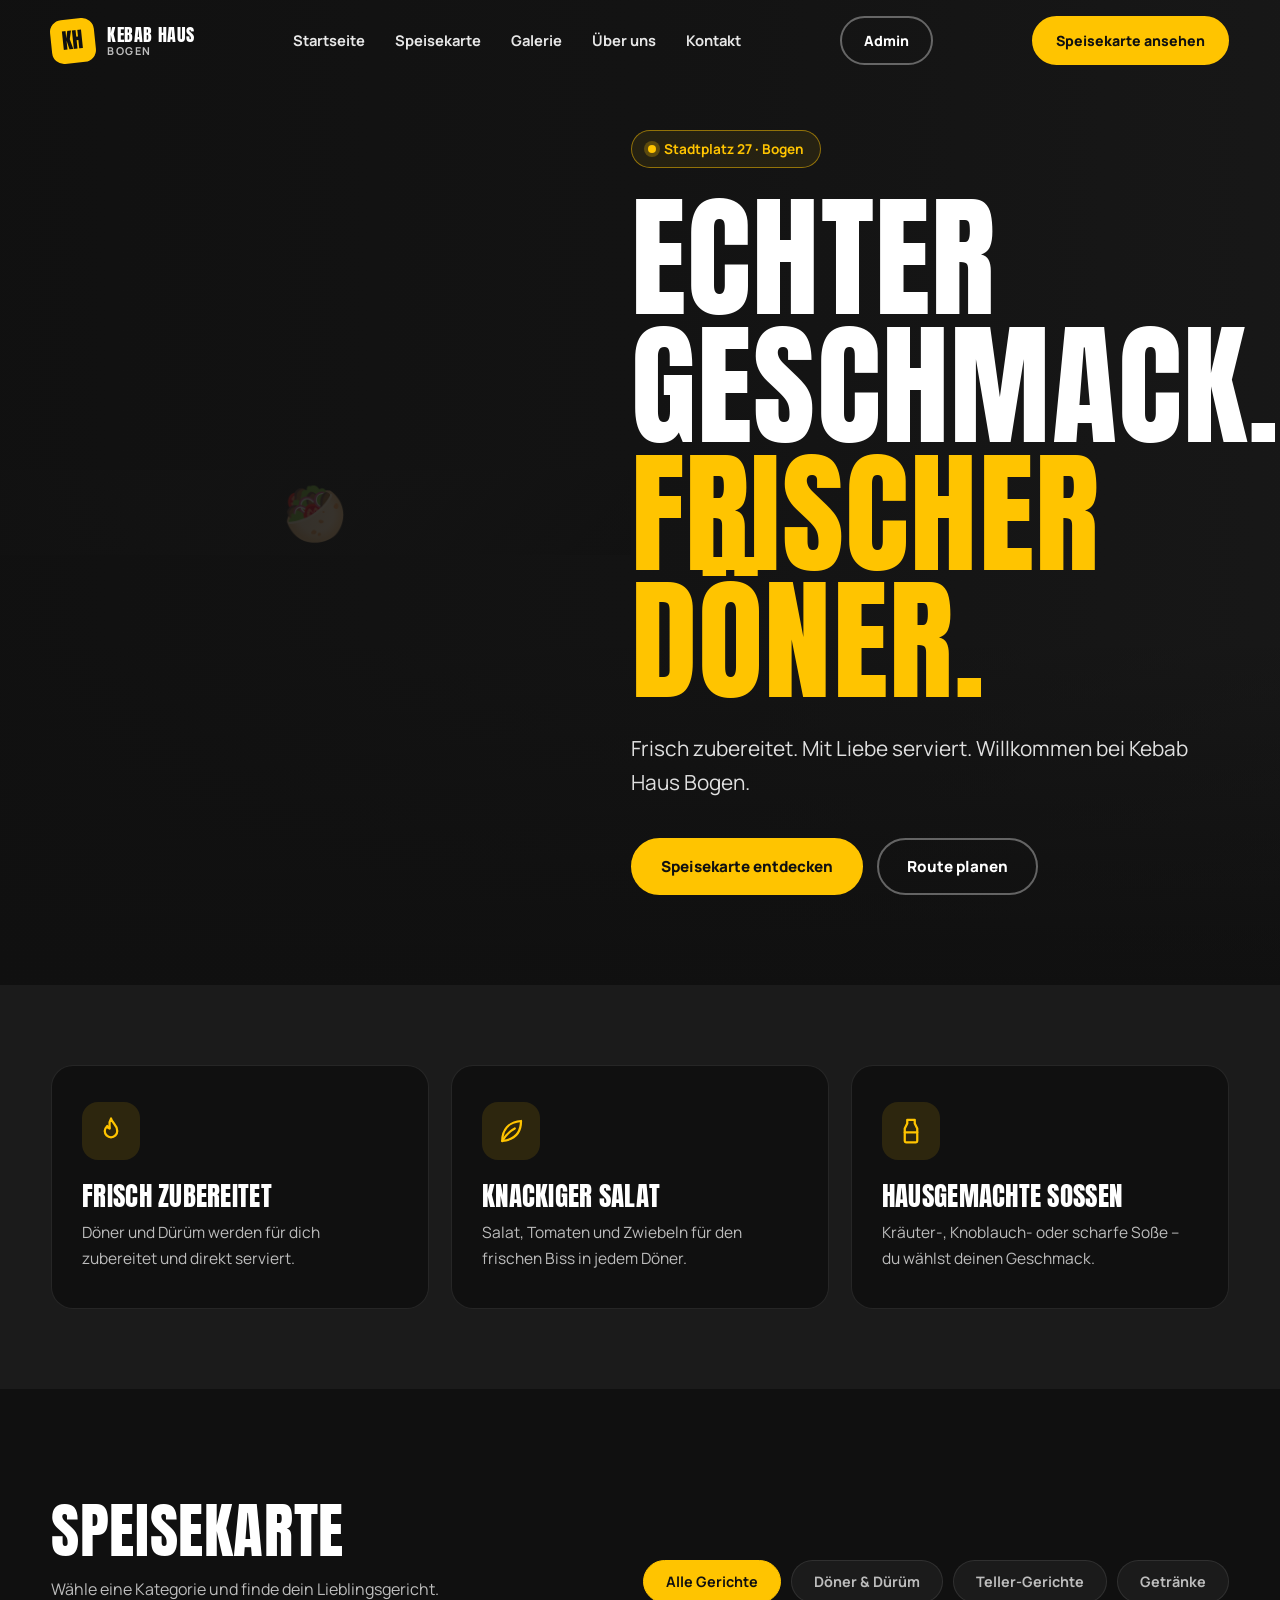
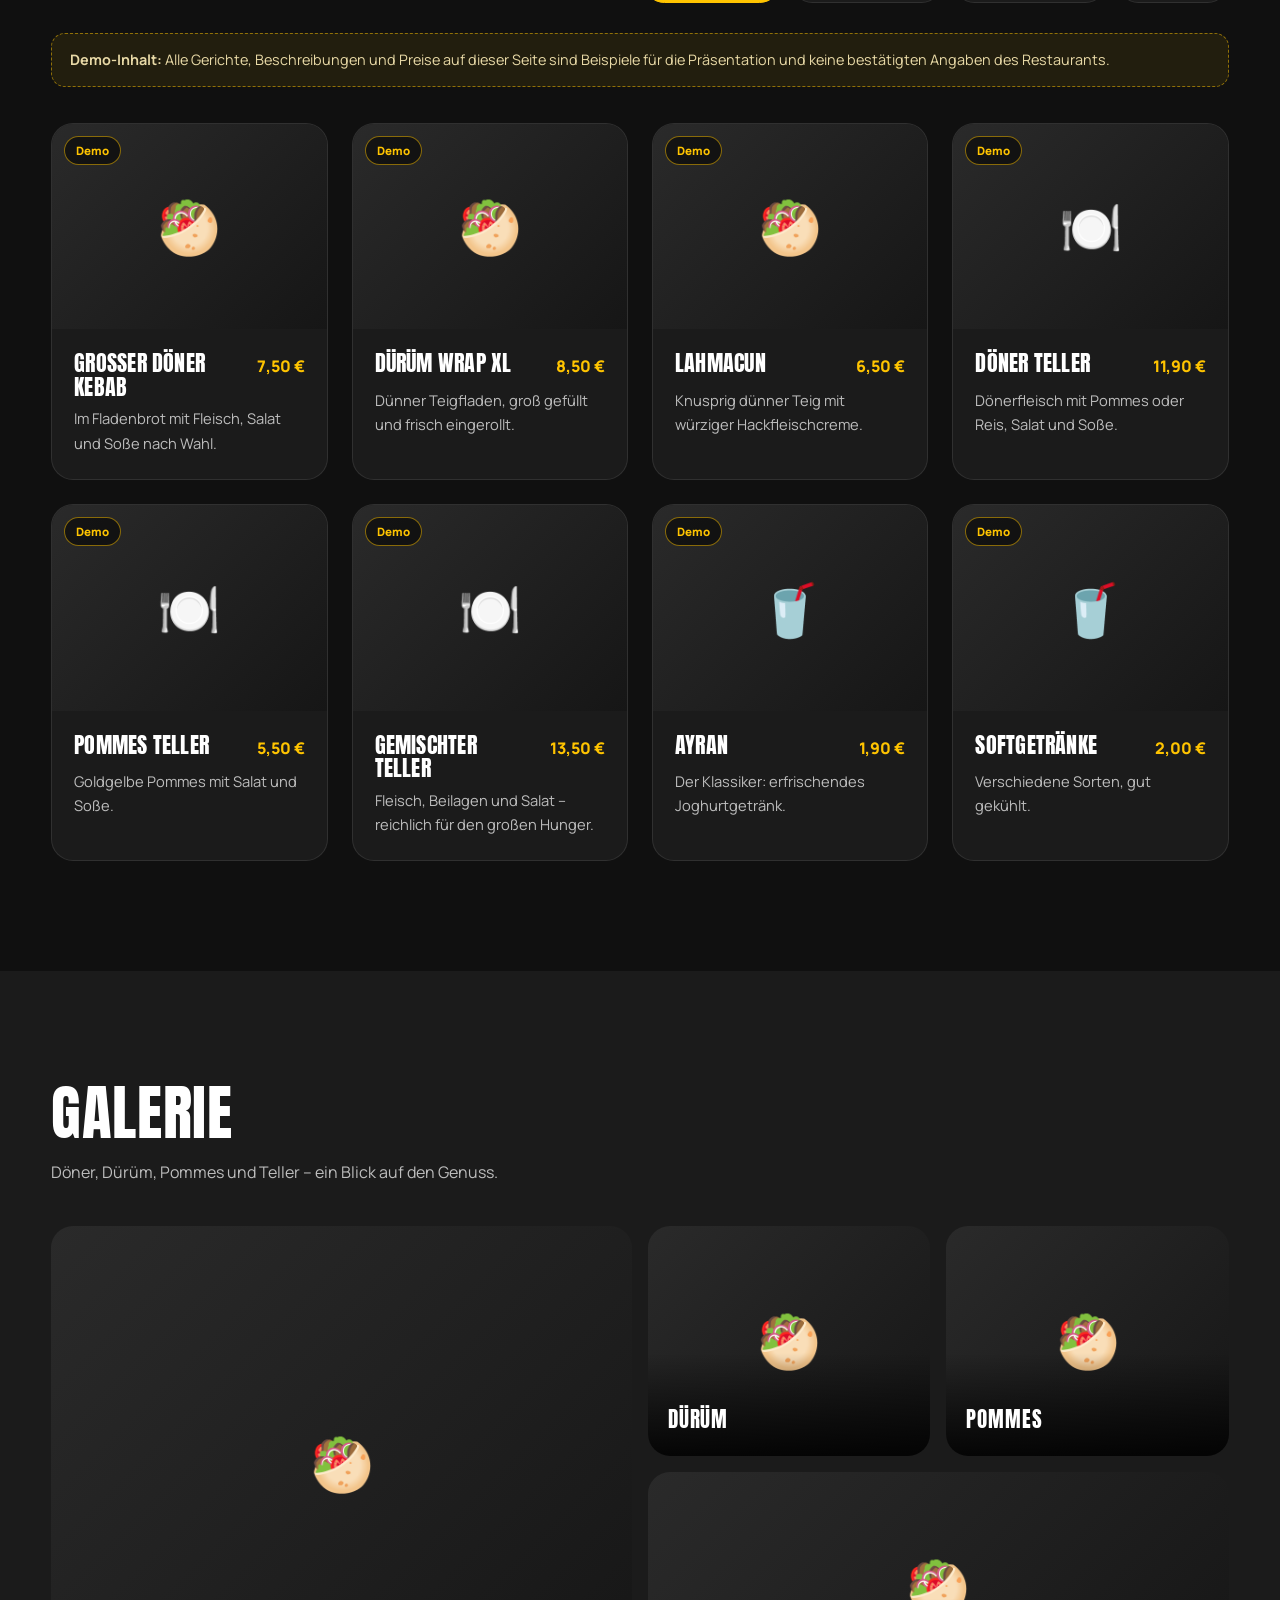
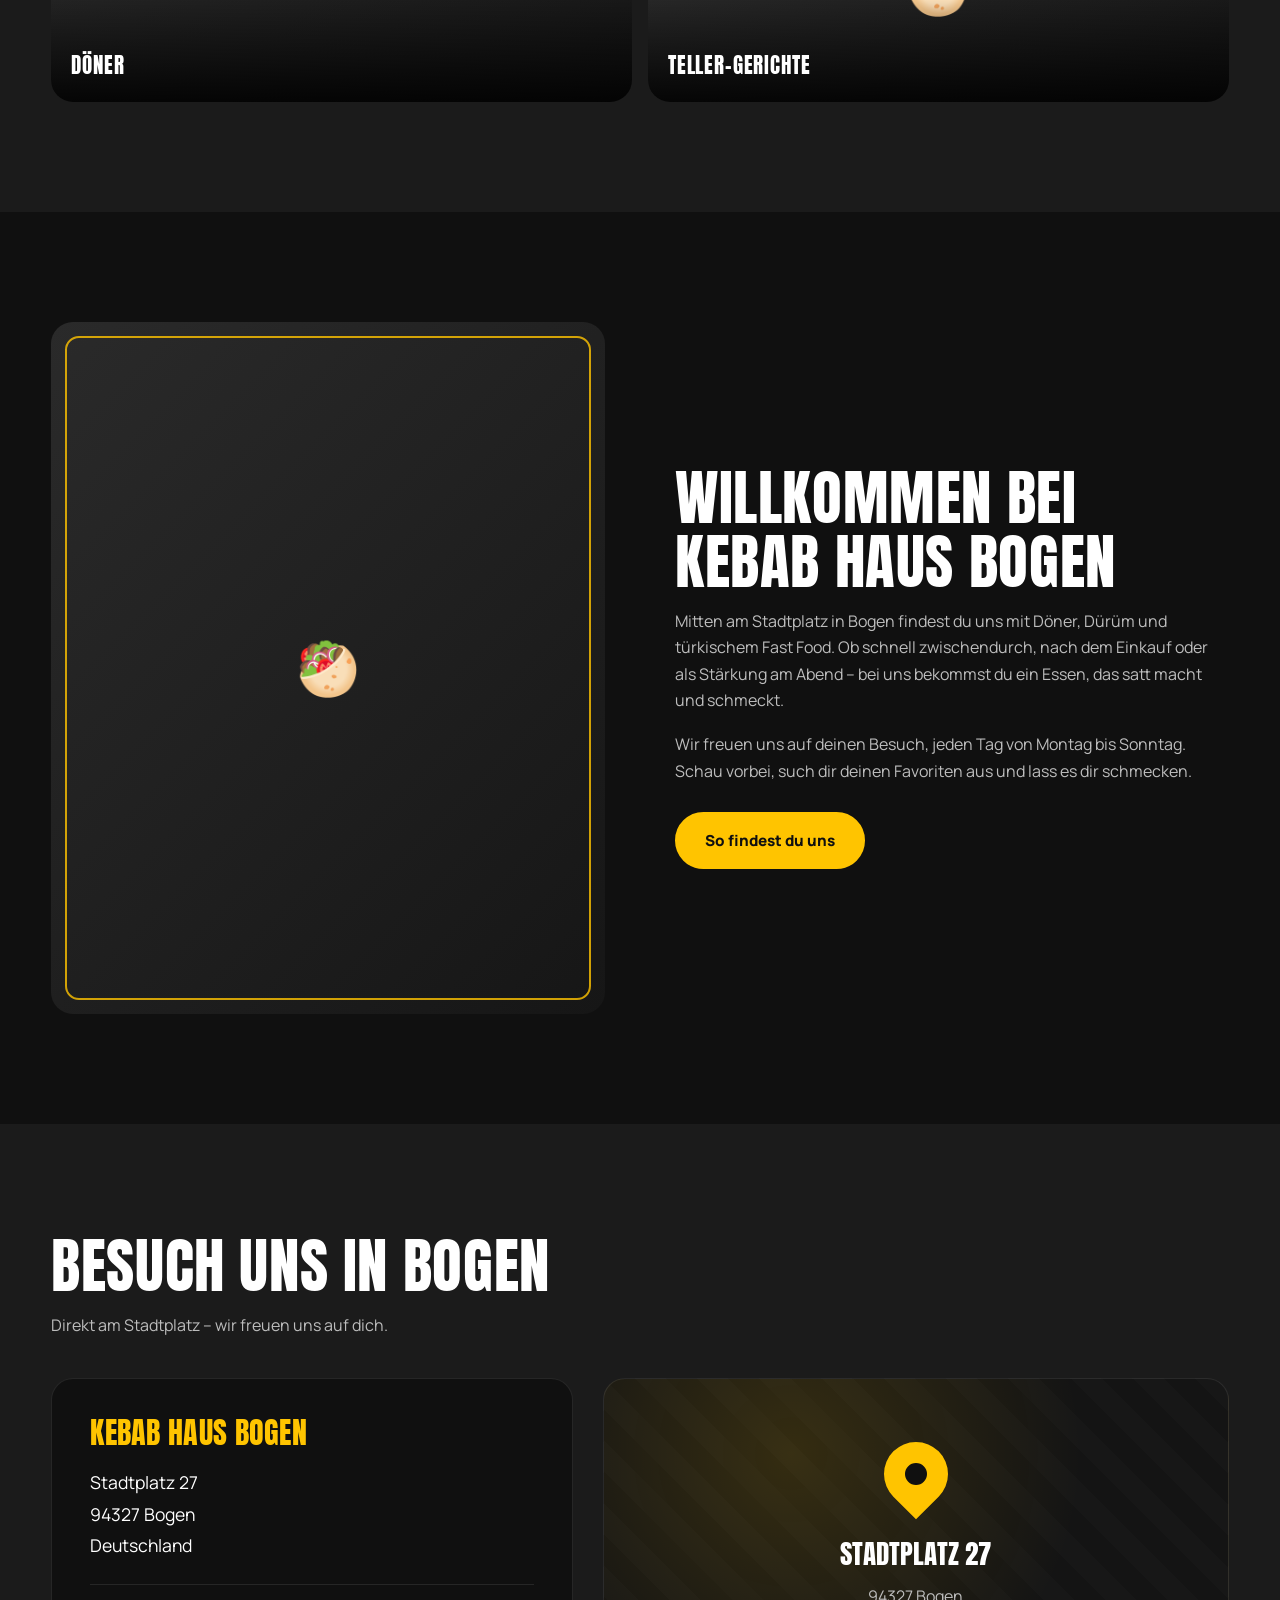
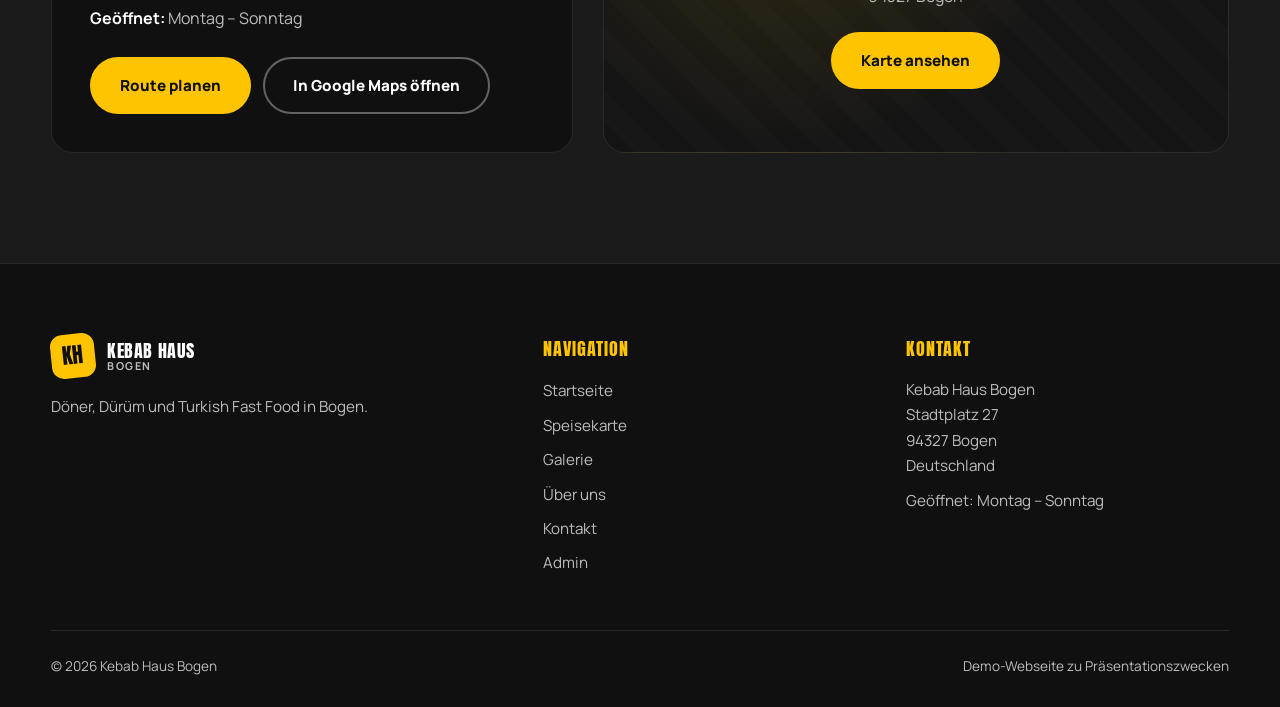
<file: index.html>
<!DOCTYPE html>
<html lang="de">
<head>
<meta charset="UTF-8">
<meta name="viewport" content="width=device-width, initial-scale=1">
<title>Kebab Haus Bogen – Döner, Dürüm & Turkish Fast Food in Bogen</title>
<meta name="description" content="Kebab Haus Bogen am Stadtplatz 27 in 94327 Bogen: Döner, Dürüm und türkisches Fast Food. Täglich Montag bis Sonntag. Jetzt Speisekarte ansehen und Route planen.">
<meta name="theme-color" content="#101010">
<meta property="og:title" content="Kebab Haus Bogen – Echter Geschmack. Frischer Döner.">
<meta property="og:description" content="Döner, Dürüm und Turkish Fast Food am Stadtplatz 27 in Bogen.">
<meta property="og:type" content="website">
<link rel="icon" href="data:image/svg+xml,%3Csvg xmlns='http://www.w3.org/2000/svg' viewBox='0 0 64 64'%3E%3Crect width='64' height='64' rx='14' fill='%23FFC400'/%3E%3Ctext x='32' y='44' font-size='30' font-weight='900' text-anchor='middle' fill='%23101010' font-family='Arial'%3EKH%3C/text%3E%3C/svg%3E">
<link rel="preconnect" href="https://fonts.googleapis.com">
<link rel="preconnect" href="https://fonts.gstatic.com" crossorigin>
<link href="https://fonts.googleapis.com/css2?family=Anton&family=Manrope:wght@400;500;700;800&display=swap" rel="stylesheet">
<script type="application/ld+json">{"@context":"https://schema.org","@type":"Restaurant","name":"Kebab Haus Bogen","servesCuisine":["Döner","Dürüm","Turkish Fast Food"],"address":{"@type":"PostalAddress","streetAddress":"Stadtplatz 27","postalCode":"94327","addressLocality":"Bogen","addressCountry":"DE"}}</script>
<style>
:root{--bg:#101010;--bg2:#1B1B1B;--gold:#FFC400;--tx:#fff;--mut:#BDBDBD;--line:rgba(255,255,255,.09);--r:22px}
*{box-sizing:border-box;margin:0;padding:0}
html{scroll-behavior:smooth;scroll-padding-top:84px}
body{background:var(--bg);color:var(--tx);font-family:'Manrope',system-ui,sans-serif;line-height:1.65;-webkit-font-smoothing:antialiased}
img{display:block;max-width:100%}
a{color:inherit;text-decoration:none}
:focus-visible{outline:2px solid var(--gold);outline-offset:3px}
.wrap{width:min(1180px,92%);margin-inline:auto}
section{padding:110px 0}
h1,h2,h3{font-family:'Anton',Impact,sans-serif;font-weight:400;letter-spacing:.01em;line-height:1.05;text-transform:uppercase}
h2{font-size:clamp(2.2rem,5vw,3.8rem);margin-bottom:14px}
.lead{color:var(--mut);max-width:60ch}
.btn{display:inline-flex;align-items:center;justify-content:center;gap:8px;padding:14px 28px;border-radius:999px;font-weight:800;font-size:.95rem;border:2px solid var(--gold);cursor:pointer;transition:.25s;font-family:inherit}
.btn-y{background:var(--gold);color:#101010}
.btn-y:hover{background:#ffd43b;transform:translateY(-2px);box-shadow:0 10px 30px rgba(255,196,0,.3)}
.btn-o{background:transparent;color:var(--tx);border-color:rgba(255,255,255,.35)}
.btn-o:hover{border-color:var(--gold);color:var(--gold)}
.logo{display:flex;align-items:center;gap:12px}
.logo-mark{width:44px;height:44px;border-radius:12px;background:var(--gold);color:#101010;display:grid;place-items:center;font-family:'Anton';font-size:1.35rem;transform:rotate(-6deg);flex:none}
.logo-txt{font-family:'Anton';text-transform:uppercase;font-size:1.15rem;line-height:1.05;letter-spacing:.03em}
.logo-txt small{display:block;font-family:'Manrope';font-size:.68rem;color:var(--mut);letter-spacing:.14em;font-weight:700}
/* header */
header{position:fixed;inset:0 0 auto 0;z-index:50;transition:.3s;padding:16px 0}
header.sc{background:rgba(16,16,16,.92);backdrop-filter:blur(14px);padding:10px 0;border-bottom:1px solid var(--line)}
.nav{display:flex;align-items:center;justify-content:space-between;gap:20px}
.nav ul{display:flex;gap:30px;list-style:none}
.nav ul a{font-weight:700;font-size:.92rem;color:#e8e8e8;position:relative;padding:4px 0}
.nav ul a::after{content:"";position:absolute;left:0;bottom:-2px;height:2px;width:0;background:var(--gold);transition:.25s}
.nav ul a:hover::after{width:100%}
.nav .btn{padding:11px 22px;font-size:.88rem}
.mob{display:none}
.burger{display:none;background:none;border:0;width:44px;height:44px;cursor:pointer;position:relative}
.burger span{position:absolute;left:10px;right:10px;height:2px;background:#fff;transition:.3s}
.burger span:nth-child(1){top:15px}.burger span:nth-child(2){top:21px}.burger span:nth-child(3){top:27px}
.burger.on span:nth-child(1){top:21px;transform:rotate(45deg)}
.burger.on span:nth-child(2){opacity:0}
.burger.on span:nth-child(3){top:21px;transform:rotate(-45deg)}
/* hero */
.hero{min-height:100svh;display:flex;align-items:center;position:relative;padding:130px 0 90px;overflow:hidden;background:#1B1B1B}
.hero-img{position:absolute;inset:0;width:100%;height:100%;object-fit:cover;animation:zoom 18s ease-out both}
@keyframes zoom{from{transform:scale(1.12)}to{transform:scale(1)}}
.hero::before{content:"";position:absolute;inset:0;z-index:1;background:linear-gradient(90deg,rgba(16,16,16,.95) 0%,rgba(16,16,16,.7) 55%,rgba(16,16,16,.35) 100%),linear-gradient(0deg,#101010 0%,transparent 35%)}
.hero .wrap{position:relative;z-index:2}
.badge{display:inline-flex;align-items:center;gap:8px;border:1px solid rgba(255,196,0,.5);color:var(--gold);padding:7px 16px;border-radius:999px;font-weight:700;font-size:.85rem;background:rgba(255,196,0,.08);margin-bottom:26px}
.badge i{width:8px;height:8px;border-radius:50%;background:var(--gold);box-shadow:0 0 0 4px rgba(255,196,0,.25)}
.hero h1{font-size:clamp(3.2rem,10.5vw,8.6rem);line-height:.95;max-width:11ch}
.hero h1 span{display:block;color:var(--gold)}
.hero p{font-size:clamp(1.05rem,2vw,1.3rem);color:#e0e0e0;max-width:46ch;margin:26px 0 38px}
.hero .row{display:flex;flex-wrap:wrap;gap:14px}
.hero h1,.hero p,.hero .row,.badge{animation:up .9s cubic-bezier(.2,.7,.2,1) both}
.badge{animation-delay:.05s}.hero h1{animation-delay:.15s}.hero p{animation-delay:.3s}.hero .row{animation-delay:.45s}
@keyframes up{from{opacity:0;transform:translateY(30px)}to{opacity:1;transform:none}}
/* features */
.features{background:var(--bg2);padding:80px 0}
.fgrid{display:grid;grid-template-columns:repeat(3,1fr);gap:22px}
.fcard{background:var(--bg);border:1px solid var(--line);border-radius:var(--r);padding:36px 30px;transition:.3s}
.fcard:hover{border-color:var(--gold);transform:translateY(-6px)}
.fic{width:58px;height:58px;border-radius:16px;background:rgba(255,196,0,.12);display:grid;place-items:center;margin-bottom:22px}
.fic svg{width:30px;height:30px;stroke:var(--gold);fill:none;stroke-width:1.8;stroke-linecap:round;stroke-linejoin:round}
.fcard h3{font-size:1.7rem;margin-bottom:10px}
.fcard p{color:var(--mut);font-size:.97rem}
/* menu */
.mhead{display:flex;flex-wrap:wrap;justify-content:space-between;align-items:end;gap:28px;margin-bottom:30px}
.filters{display:flex;flex-wrap:wrap;gap:10px}
.fb{background:var(--bg2);color:var(--mut);border:1px solid var(--line);padding:11px 22px;border-radius:999px;font:700 .9rem 'Manrope';cursor:pointer;transition:.25s}
.fb:hover{color:#fff;border-color:rgba(255,196,0,.5)}
.fb.on{background:var(--gold);color:#101010;border-color:var(--gold)}
.demo-note{background:rgba(255,196,0,.08);border:1px dashed rgba(255,196,0,.5);border-radius:14px;padding:14px 18px;font-size:.9rem;color:#e8d9a6;margin-bottom:36px}
.mgrid{display:grid;grid-template-columns:repeat(auto-fill,minmax(270px,1fr));gap:24px}
.mcard{background:var(--bg2);border:1px solid var(--line);border-radius:var(--r);overflow:hidden;transition:.35s;display:flex;flex-direction:column}
.mcard:hover{transform:translateY(-8px);border-color:rgba(255,196,0,.6);box-shadow:0 22px 50px rgba(0,0,0,.5)}
.mcard.hide{display:none}
.mimg{aspect-ratio:4/3;overflow:hidden;background:#242424;position:relative}
.mimg img{width:100%;height:100%;object-fit:cover;transition:transform .6s}
.mcard:hover .mimg img{transform:scale(1.08)}
.tag{position:absolute;top:12px;left:12px;background:rgba(16,16,16,.85);border:1px solid rgba(255,196,0,.5);color:var(--gold);font-size:.72rem;font-weight:800;padding:4px 11px;border-radius:999px}
.mbody{padding:22px 22px 24px;display:flex;flex-direction:column;gap:8px;flex:1}
.mtop{display:flex;justify-content:space-between;gap:12px;align-items:baseline}
.mbody h3{font-size:1.4rem}
.price{color:var(--gold);font-weight:800;white-space:nowrap}
.mbody p{color:var(--mut);font-size:.92rem}
.ph{display:grid;place-items:center;width:100%;height:100%;font-size:3.2rem;background:linear-gradient(135deg,#2a2a2a,#161616)}
/* gallery */
.gal{background:var(--bg2)}
.ggrid{display:grid;grid-template-columns:repeat(4,1fr);grid-auto-rows:230px;gap:16px;margin-top:40px}
.gi{position:relative;border-radius:var(--r);overflow:hidden;background:#242424}
.gi:nth-child(1){grid-column:span 2;grid-row:span 2}
.gi:nth-child(4){grid-column:span 2}
.gi img{width:100%;height:100%;object-fit:cover;transition:transform .7s}
.gi:hover img{transform:scale(1.07)}
.gi span{position:absolute;left:0;right:0;bottom:0;padding:50px 20px 18px;background:linear-gradient(0deg,rgba(0,0,0,.85),transparent);font-family:'Anton';text-transform:uppercase;font-size:1.3rem;letter-spacing:.04em}
/* about */
.about{display:grid;grid-template-columns:1fr 1fr;gap:70px;align-items:center}
.about-img{border-radius:var(--r);overflow:hidden;aspect-ratio:4/5;background:#242424;position:relative}
.about-img img{width:100%;height:100%;object-fit:cover}
.about-img::after{content:"";position:absolute;inset:14px;border:2px solid var(--gold);border-radius:14px;pointer-events:none;opacity:.8}
.about p{color:var(--mut);margin-bottom:18px;max-width:56ch}
.about .btn{margin-top:10px}
/* contact */
.contact{background:var(--bg2)}
.cgrid{display:grid;grid-template-columns:1fr 1.2fr;gap:30px;margin-top:40px}
.cbox{background:var(--bg);border:1px solid var(--line);border-radius:var(--r);padding:38px}
.cbox h3{font-size:1.9rem;margin-bottom:18px;color:var(--gold)}
.cbox address{font-style:normal;font-size:1.1rem;line-height:1.8;margin-bottom:22px}
.cbox .days{color:var(--mut);margin-bottom:26px;padding-top:20px;border-top:1px solid var(--line)}
.cbox .days b{color:#fff}
.cbox .row{display:flex;flex-wrap:wrap;gap:12px}
.mapcard{border-radius:var(--r);min-height:340px;border:1px solid var(--line);display:grid;place-items:center;text-align:center;padding:30px;background:radial-gradient(circle at 30% 20%,rgba(255,196,0,.14),transparent 55%),repeating-linear-gradient(45deg,#141414 0 22px,#171717 22px 44px)}
.pin{width:64px;height:64px;border-radius:50% 50% 50% 0;background:var(--gold);transform:rotate(-45deg);margin:0 auto 26px;display:grid;place-items:center;animation:bob 2.4s ease-in-out infinite}
.pin::after{content:"";width:22px;height:22px;border-radius:50%;background:#101010}
@keyframes bob{50%{translate:0 -8px}}
.mapcard p{color:var(--mut);margin:6px 0 22px}
.mapcard strong{font-family:'Anton';font-size:1.7rem;text-transform:uppercase;font-weight:400}
/* footer */
footer{padding:70px 0 30px;border-top:1px solid var(--line)}
.fgr{display:grid;grid-template-columns:1.4fr 1fr 1fr;gap:40px;margin-bottom:46px}
footer h4{font-family:'Anton';font-weight:400;text-transform:uppercase;letter-spacing:.05em;font-size:1.1rem;margin-bottom:14px;color:var(--gold)}
footer li{list-style:none;margin-bottom:8px}
footer li a,footer address,footer p{color:var(--mut);font-style:normal;font-size:.95rem}
footer li a:hover{color:var(--gold)}
.fbot{border-top:1px solid var(--line);padding-top:24px;color:var(--mut);font-size:.85rem;display:flex;flex-wrap:wrap;justify-content:space-between;gap:10px}
.fgr .logo{margin-bottom:16px}
/* reveal (one orchestrated, light touch) */
.rv{opacity:0;transform:translateY(26px);transition:opacity .8s,transform .8s cubic-bezier(.2,.7,.2,1)}
.rv.in{opacity:1;transform:none}
/* responsive */
@media(max-width:960px){
 section{padding:80px 0}
 .burger{display:block}
 .mob{display:list-item}
 .nav .btn.hd{display:none}
 .nav ul{position:fixed;inset:0 0 0 auto;width:min(80%,330px);background:#141414;flex-direction:column;gap:6px;padding:100px 30px 30px;transform:translateX(100%);transition:.35s;border-left:1px solid var(--line)}
 .nav ul.open{transform:none}
 .nav ul a{font-size:1.2rem;display:block;padding:12px 0}
 .burger{z-index:60}
 .fgrid,.about,.cgrid{grid-template-columns:1fr}
 .about{gap:40px}
 .ggrid{grid-template-columns:repeat(2,1fr);grid-auto-rows:190px}
 .gi:nth-child(1){grid-column:span 2;grid-row:span 2}
 .gi:nth-child(4){grid-column:span 2}
 .fgr{grid-template-columns:1fr 1fr}.fgr>div:first-child{grid-column:span 2}
}
@media(max-width:520px){
 .logo-txt small{display:none}
 .hero .btn{width:100%}
 .cbox{padding:28px 22px}
 .fgr{grid-template-columns:1fr}.fgr>div:first-child{grid-column:auto}
}
@media(prefers-reduced-motion:reduce){*{animation:none!important;transition:none!important}html{scroll-behavior:auto}.rv{opacity:1;transform:none}}
</style>
</head>
<body>
 
<header id="hd">
 <div class="wrap nav">
  <a href="#start" class="logo" aria-label="Kebab Haus Bogen – Startseite">
   <span class="logo-mark">KH</span>
   <span class="logo-txt">Kebab Haus<small>BOGEN</small></span>
  </a>
  <ul id="menu">
   <li><a href="#start">Startseite</a></li>
   <li><a href="#speisekarte">Speisekarte</a></li>
   <li><a href="#galerie">Galerie</a></li>
   <li><a href="#ueber-uns">Über uns</a></li>
   <li><a href="#kontakt">Kontakt</a></li>
   <li class="mob"><a href="admin.html">Admin</a></li>
  </ul>
  <a href="admin.html" class="btn btn-o hd">Admin</a>
  <a href="#speisekarte" class="btn btn-y hd">Speisekarte ansehen</a>
  <button class="burger" id="burger" aria-label="Menü öffnen" aria-expanded="false" aria-controls="menu"><span></span><span></span><span></span></button>
 </div>
</header>
 
<main>
<section class="hero" id="start">
 <img class="hero-img" data-img="https://images.unsplash.com/photo-1529006557810-274b9b2fc783?auto=format&fit=crop&w=1800&q=75" alt="Frisch zubereiteter Döner Kebab" fetchpriority="high">
 <div class="wrap">
  <div class="badge"><i></i>Stadtplatz 27 · Bogen</div>
  <h1>Echter Geschmack. <span>Frischer Döner.</span></h1>
  <p>Frisch zubereitet. Mit Liebe serviert. Willkommen bei Kebab Haus Bogen.</p>
  <div class="row">
   <a href="#speisekarte" class="btn btn-y">Speisekarte entdecken</a>
   <a href="https://www.google.com/maps/dir/?api=1&destination=Stadtplatz+27,+94327+Bogen,+Germany" target="_blank" rel="noopener" class="btn btn-o">Route planen</a>
  </div>
 </div>
</section>
 
<section class="features">
 <div class="wrap fgrid">
  <article class="fcard rv">
   <div class="fic"><svg viewBox="0 0 24 24"><path d="M12 2c1 4 5 5 5 10a5 5 0 0 1-10 0c0-2 1-3 2-4 .5 1.5 1.5 2 2 2 0-3-1-5 1-8z"/></svg></div>
   <h3>Frisch zubereitet</h3><p>Döner und Dürüm werden für dich zubereitet und direkt serviert.</p>
  </article>
  <article class="fcard rv">
   <div class="fic"><svg viewBox="0 0 24 24"><path d="M5 20c0-9 5-15 15-16 0 10-6 15-15 16z"/><path d="M5 20c3-5 6-8 10-10"/></svg></div>
   <h3>Knackiger Salat</h3><p>Salat, Tomaten und Zwiebeln für den frischen Biss in jedem Döner.</p>
  </article>
  <article class="fcard rv">
   <div class="fic"><svg viewBox="0 0 24 24"><path d="M9 3h6v3l2 4v10a1 1 0 0 1-1 1H8a1 1 0 0 1-1-1V10l2-4z"/><path d="M7 13h10"/></svg></div>
   <h3>Hausgemachte Soßen</h3><p>Kräuter-, Knoblauch- oder scharfe Soße – du wählst deinen Geschmack.</p>
  </article>
 </div>
</section>
 
<section id="speisekarte">
 <div class="wrap">
  <div class="mhead">
   <div class="rv"><h2>Speisekarte</h2><p class="lead">Wähle eine Kategorie und finde dein Lieblingsgericht.</p></div>
   <div class="filters rv" role="group" aria-label="Kategorien filtern">
    <button class="fb on" data-f="all">Alle Gerichte</button>
    <button class="fb" data-f="doener">Döner &amp; Dürüm</button>
    <button class="fb" data-f="teller">Teller-Gerichte</button>
    <button class="fb" data-f="drinks">Getränke</button>
   </div>
  </div>
  <p class="demo-note"><b>Demo-Inhalt:</b> Alle Gerichte, Beschreibungen und Preise auf dieser Seite sind Beispiele für die Präsentation und keine bestätigten Angaben des Restaurants.</p>
  <div class="mgrid" id="mgrid"></div>
 </div>
</section>
 
<section class="gal" id="galerie">
 <div class="wrap">
  <div class="rv"><h2>Galerie</h2><p class="lead">Döner, Dürüm, Pommes und Teller – ein Blick auf den Genuss.</p></div>
  <div class="ggrid">
   <figure class="gi"><img data-img="https://images.unsplash.com/photo-1529006557810-274b9b2fc783?auto=format&fit=crop&w=1000&q=75" alt="Döner im Fladenbrot"><span>Döner</span></figure>
   <figure class="gi"><img data-img="https://images.unsplash.com/photo-1626700051175-6818013e1d4f?auto=format&fit=crop&w=700&q=75" alt="Dürüm Wrap"><span>Dürüm</span></figure>
   <figure class="gi"><img data-img="https://images.unsplash.com/photo-1630384060421-cb20d0e0649d?auto=format&fit=crop&w=700&q=75" alt="Pommes frites"><span>Pommes</span></figure>
   <figure class="gi"><img data-img="https://images.unsplash.com/photo-1544025162-d76694265947?auto=format&fit=crop&w=1000&q=75" alt="Teller mit Fleisch und Beilagen"><span>Teller-Gerichte</span></figure>
  </div>
 </div>
</section>
 
<section id="ueber-uns">
 <div class="wrap about">
  <div class="about-img rv"><img data-img="https://images.unsplash.com/photo-1561651823-34feb02250e4?auto=format&fit=crop&w=900&q=75" alt="Döner Kebab mit frischem Salat"></div>
  <div class="rv">
   <h2>Willkommen bei Kebab Haus Bogen</h2>
   <p>Mitten am Stadtplatz in Bogen findest du uns mit Döner, Dürüm und türkischem Fast Food. Ob schnell zwischendurch, nach dem Einkauf oder als Stärkung am Abend – bei uns bekommst du ein Essen, das satt macht und schmeckt.</p>
   <p>Wir freuen uns auf deinen Besuch, jeden Tag von Montag bis Sonntag. Schau vorbei, such dir deinen Favoriten aus und lass es dir schmecken.</p>
   <a href="#kontakt" class="btn btn-y">So findest du uns</a>
  </div>
 </div>
</section>
 
<section class="contact" id="kontakt">
 <div class="wrap">
  <div class="rv"><h2>Besuch uns in Bogen</h2><p class="lead">Direkt am Stadtplatz – wir freuen uns auf dich.</p></div>
  <div class="cgrid">
   <div class="cbox rv">
    <h3>Kebab Haus Bogen</h3>
    <address>Stadtplatz 27<br>94327 Bogen<br>Deutschland</address>
    <p class="days"><b>Geöffnet:</b> Montag – Sonntag</p>
    <div class="row">
     <a class="btn btn-y" target="_blank" rel="noopener" href="https://www.google.com/maps/dir/?api=1&destination=Stadtplatz+27,+94327+Bogen,+Germany">Route planen</a>
     <a class="btn btn-o" target="_blank" rel="noopener" href="https://www.google.com/maps/search/?api=1&query=Kebab+Haus+Bogen+Stadtplatz+27+94327+Bogen">In Google Maps öffnen</a>
    </div>
   </div>
   <div class="mapcard rv">
    <div>
     <div class="pin"></div>
     <strong>Stadtplatz 27</strong>
     <p>94327 Bogen</p>
     <a class="btn btn-y" target="_blank" rel="noopener" href="https://www.google.com/maps/search/?api=1&query=Stadtplatz+27+94327+Bogen+Germany">Karte ansehen</a>
    </div>
   </div>
  </div>
 </div>
</section>
</main>
 
<footer>
 <div class="wrap">
  <div class="fgr">
   <div>
    <a href="#start" class="logo"><span class="logo-mark">KH</span><span class="logo-txt">Kebab Haus<small>BOGEN</small></span></a>
    <p>Döner, Dürüm und Turkish Fast Food in Bogen.</p>
   </div>
   <div>
    <h4>Navigation</h4>
    <ul>
     <li><a href="#start">Startseite</a></li>
     <li><a href="#speisekarte">Speisekarte</a></li>
     <li><a href="#galerie">Galerie</a></li>
     <li><a href="#ueber-uns">Über uns</a></li>
     <li><a href="#kontakt">Kontakt</a></li>
     <li><a href="admin.html">Admin</a></li>
    </ul>
   </div>
   <div>
    <h4>Kontakt</h4>
    <address>Kebab Haus Bogen<br>Stadtplatz 27<br>94327 Bogen<br>Deutschland</address>
    <p style="margin-top:10px">Geöffnet: Montag – Sonntag</p>
   </div>
  </div>
  <div class="fbot"><span>© 2026 Kebab Haus Bogen</span><span>Demo-Webseite zu Präsentationszwecken</span></div>
 </div>
</footer>
 
<script src="menu.js"></script>
<script>
(function(){
 var M=window.KHMenu,g=document.getElementById('mgrid'),cur='all';
 function fb(img){img.onerror=null;var p=img.parentNode,d=document.createElement('div');d.className='ph';d.textContent=img.dataset.e||'🥙';d.setAttribute('role','img');d.setAttribute('aria-label',img.alt);p.replaceChild(d,img)}
 function load(img){img.onerror=function(){fb(img)};img.src=img.dataset.img}
 function apply(){g.querySelectorAll('.mcard').forEach(function(c){c.classList.toggle('hide',cur!=='all'&&c.dataset.c!==cur)})}
 function render(){
  var items=M.load(),e=M.esc;
  g.innerHTML=items.length?items.map(function(x){
   var em=M.EMOJI[x.c]||'🥙';
   return '<article class="mcard" data-c="'+e(x.c)+'"><div class="mimg">'+(x.img?'<img data-img="'+e(x.img)+'" data-e="'+em+'" alt="'+e(x.n)+'" loading="lazy" width="700" height="525">':'<div class="ph">'+em+'</div>')+'<span class="tag">Demo</span></div><div class="mbody"><div class="mtop"><h3>'+e(x.n)+'</h3><span class="price">'+M.fmt(x.p)+'</span></div><p>'+e(x.d)+'</p></div></article>'}).join(''):'<p class="lead">Aktuell sind keine Gerichte vorhanden.</p>';
  g.querySelectorAll('img[data-img]').forEach(load);
  apply();
 }
 document.querySelectorAll('.hero-img,.gi img,.about-img img').forEach(function(im){if(im.getAttribute('fetchpriority')!=='high')im.loading='lazy';load(im)});
 render();
 window.addEventListener('storage',function(e){if(e.key===M.KEY)render()});
 var btns=document.querySelectorAll('.fb');
 btns.forEach(function(b){b.addEventListener('click',function(){
  btns.forEach(function(o){o.classList.remove('on')});b.classList.add('on');cur=b.dataset.f;apply();
 })});
 // header + menu
 var hd=document.getElementById('hd'),bg=document.getElementById('burger'),mn=document.getElementById('menu');
 function sc(){hd.classList.toggle('sc',window.scrollY>40)}sc();window.addEventListener('scroll',sc,{passive:true});
 function tog(o){mn.classList.toggle('open',o);bg.classList.toggle('on',o);bg.setAttribute('aria-expanded',o);bg.setAttribute('aria-label',o?'Menü schließen':'Menü öffnen')}
 bg.addEventListener('click',function(){tog(!mn.classList.contains('open'))});
 mn.querySelectorAll('a').forEach(function(a){a.addEventListener('click',function(){tog(false)})});
 document.addEventListener('keydown',function(e){if(e.key==='Escape')tog(false)});
 // reveal
 var rv=document.querySelectorAll('.rv');
 if('IntersectionObserver' in window){var io=new IntersectionObserver(function(es){es.forEach(function(e){if(e.isIntersecting){e.target.classList.add('in');io.unobserve(e.target)}})},{threshold:.12});rv.forEach(function(el){io.observe(el)})}
 else rv.forEach(function(el){el.classList.add('in')});
})();
</script>
</body>
</html>
</file>
